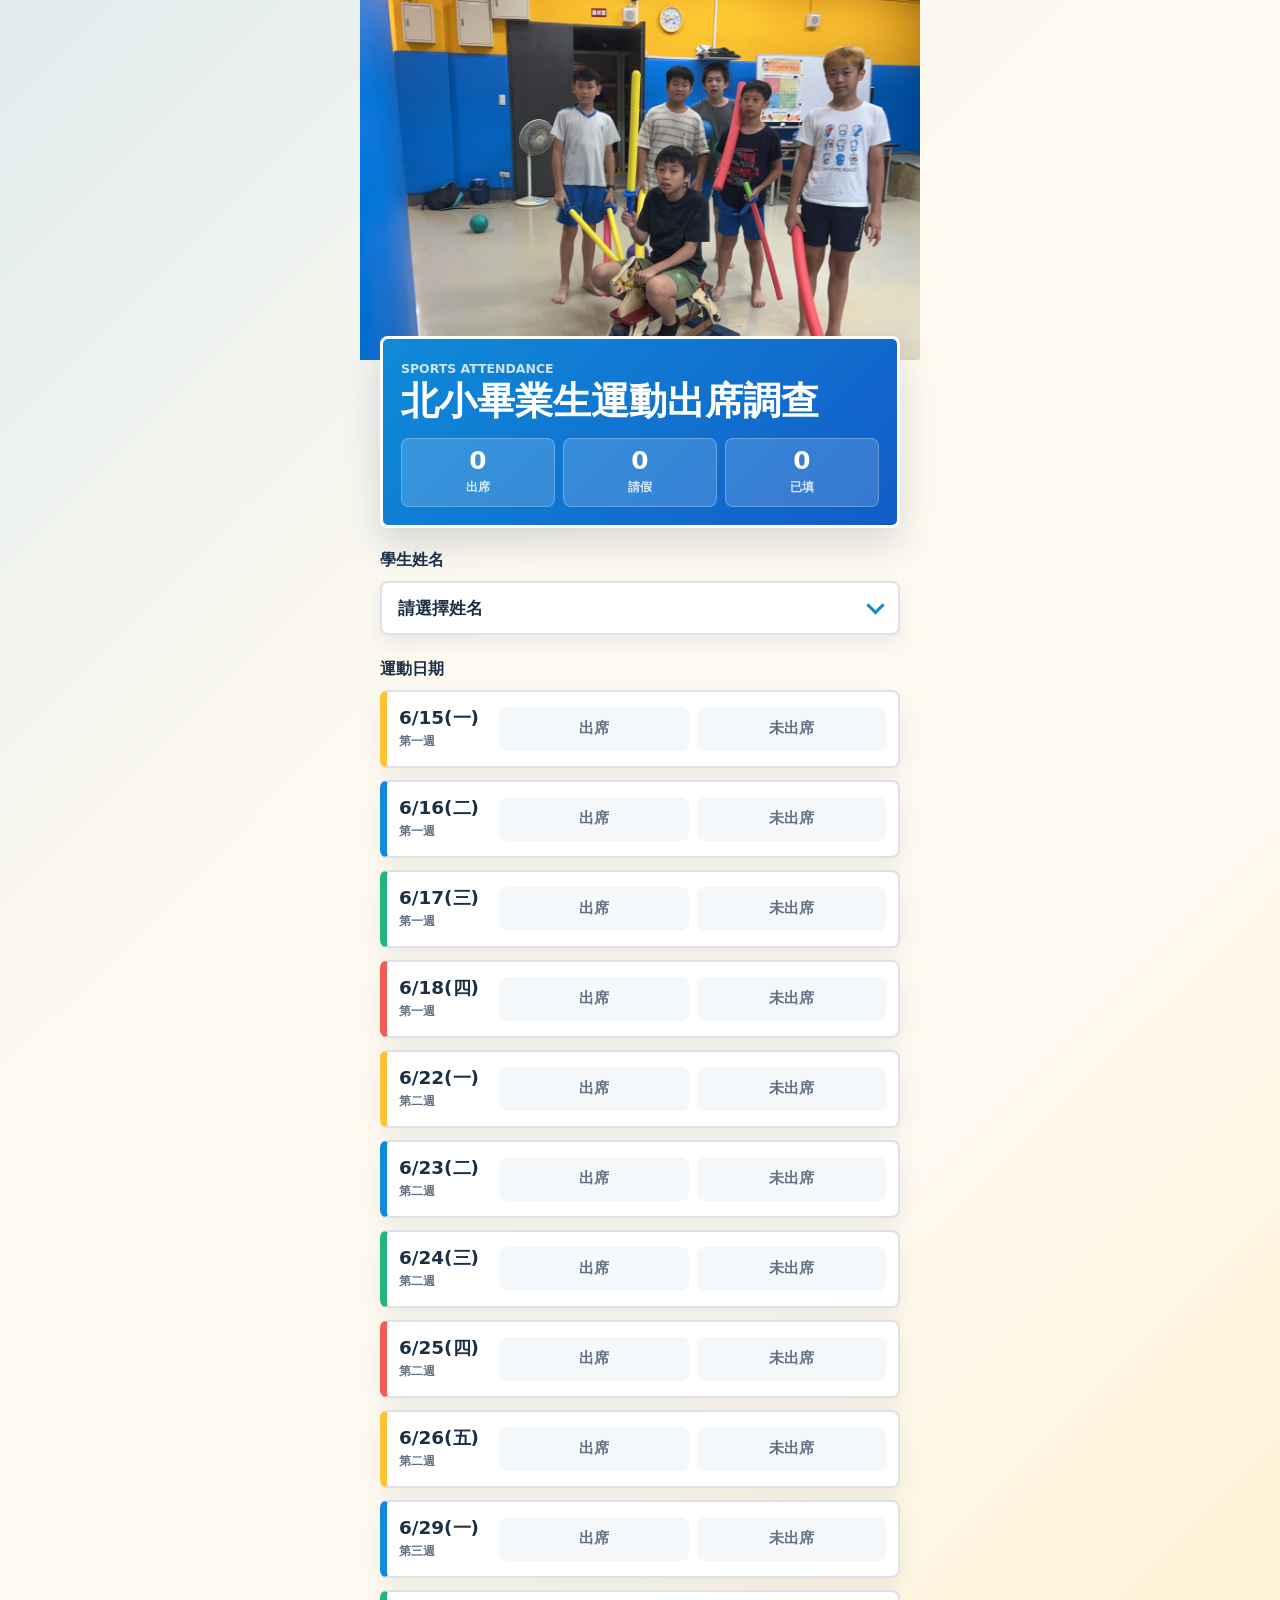
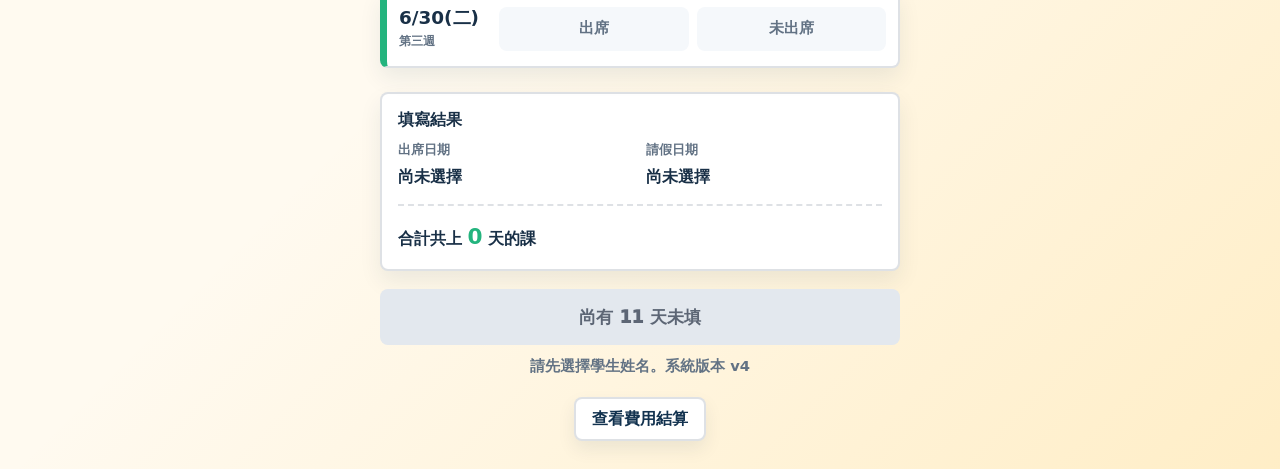
<file: index.html>
<!DOCTYPE html>
<html lang="zh-Hant">
<head>
  <meta charset="UTF-8">
  <meta name="viewport" content="width=device-width, initial-scale=1.0">
  <title>北小畢業生運動出席調查</title>
  <link rel="stylesheet" href="style.css">
</head>
<body>
  <main class="app-shell">
    <section class="hero" aria-label="團體照片">
      <img src="assets/group-photo.jpg" alt="北小畢業生運動團體照片">
    </section>

    <section class="intro">
      <p class="eyebrow">Sports Attendance</p>
      <h1>北小畢業生運動出席調查</h1>
      <div class="score-strip" aria-live="polite">
        <div>
          <span id="presentCount">0</span>
          <small>出席</small>
        </div>
        <div>
          <span id="absentCount">0</span>
          <small>請假</small>
        </div>
        <div>
          <span id="totalCount">0</span>
          <small>已填</small>
        </div>
      </div>
    </section>

    <form id="attendanceForm" class="survey-form">
      <label class="field-label" for="studentName">學生姓名</label>
      <div class="select-wrap">
        <select id="studentName" name="studentName" required>
          <option value="">請選擇姓名</option>
          <option value="序恆">序恆</option>
          <option value="瑞安">瑞安</option>
          <option value="悠時">悠時</option>
          <option value="泓毅">泓毅</option>
          <option value="亦宸">亦宸</option>
          <option value="愷恩">愷恩</option>
        </select>
      </div>

      <section class="date-section" aria-labelledby="dateTitle">
        <h2 id="dateTitle">運動日期</h2>
        <div id="dateList" class="date-list"></div>
      </section>

      <section class="summary" aria-labelledby="summaryTitle">
        <h2 id="summaryTitle">填寫結果</h2>
        <div class="summary-grid">
          <div>
            <h3>出席日期</h3>
            <p id="presentDates">尚未選擇</p>
          </div>
          <div>
            <h3>請假日期</h3>
            <p id="absentDates">尚未選擇</p>
          </div>
        </div>
        <p class="total-line">合計共上 <strong id="classTotal">0</strong> 天的課</p>
      </section>

      <button class="submit-button" type="submit">送出調查</button>
      <p id="formMessage" class="form-message" role="status" aria-live="polite"></p>
      <p class="fee-link-wrap"><a class="fee-link" href="fees.html">查看費用結算</a></p>
    </form>
  </main>

  <script src="script.js?v=4"></script>
</body>
</html>
</file>
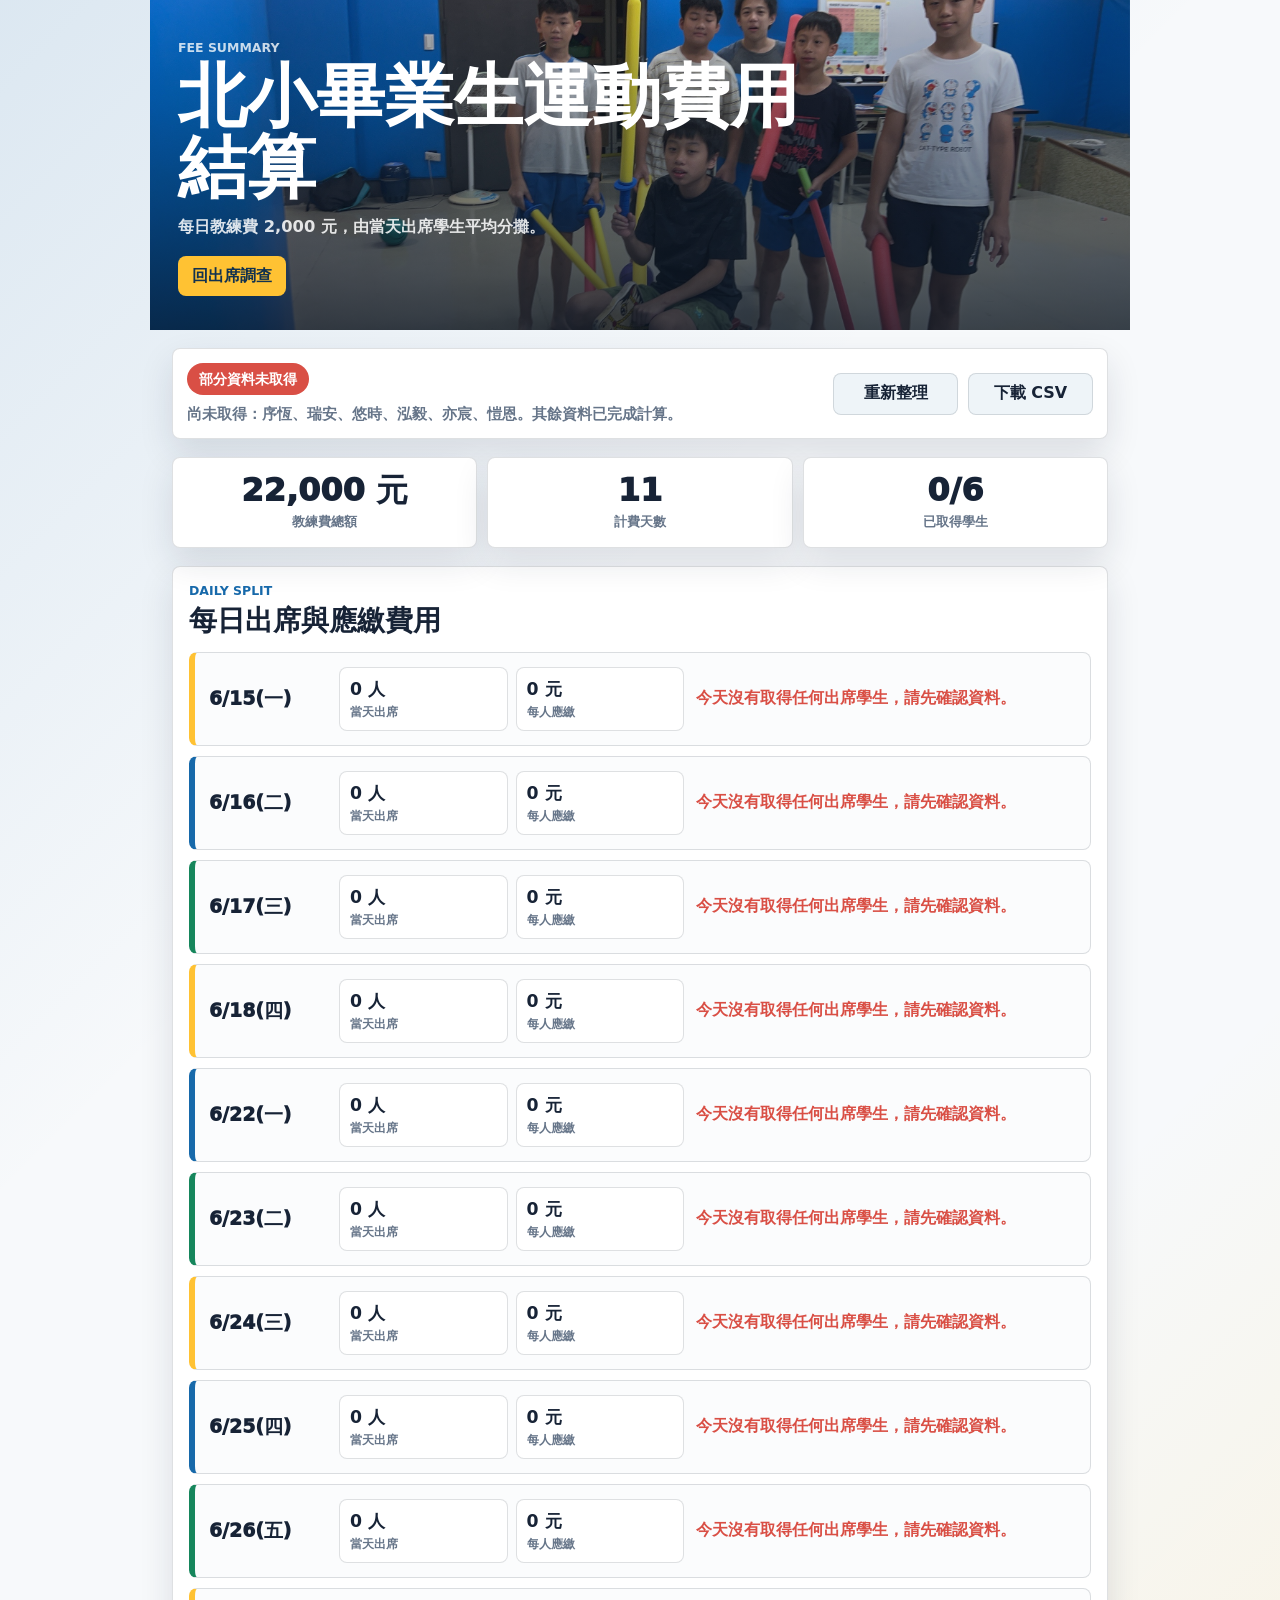
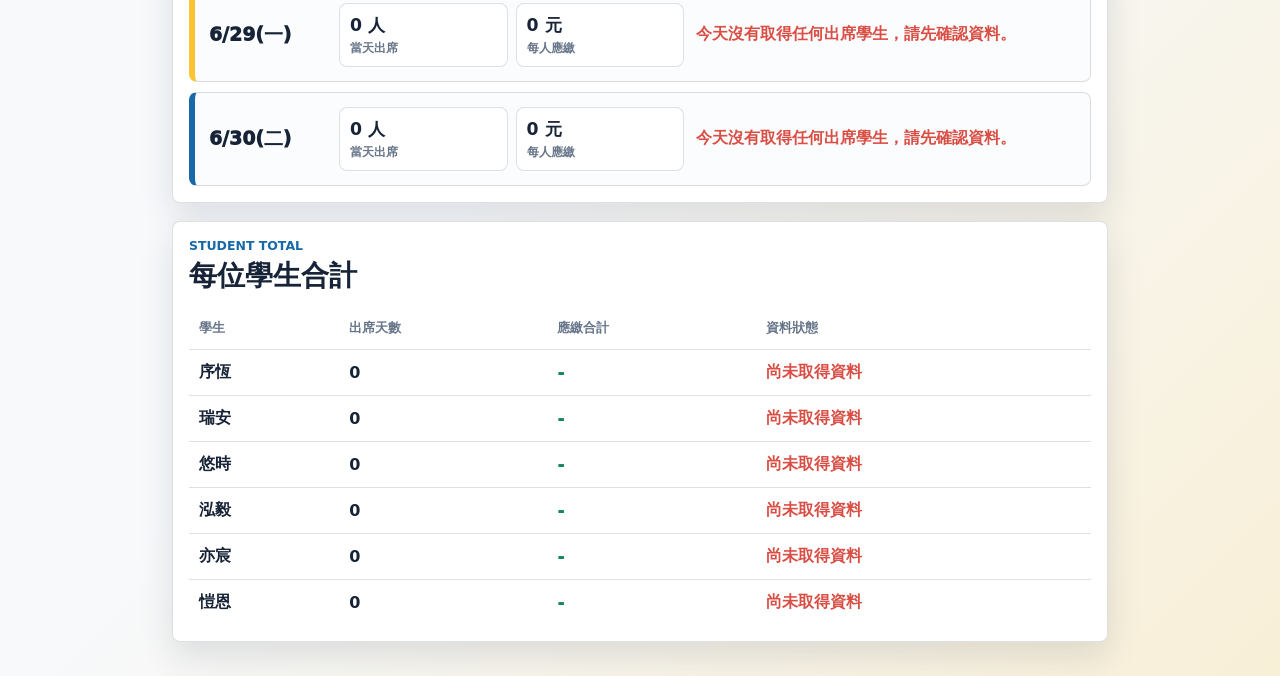
<file: fees.html>
<!DOCTYPE html>
<html lang="zh-Hant">
<head>
  <meta charset="UTF-8">
  <meta name="viewport" content="width=device-width, initial-scale=1.0">
  <title>北小畢業生運動費用結算</title>
  <link rel="stylesheet" href="fees.css">
</head>
<body>
  <main class="fee-app">
    <section class="fee-hero" aria-label="費用結算總覽">
      <img src="assets/group-photo.jpg" alt="北小畢業生運動團體照片">
      <div class="fee-hero-copy">
        <p class="eyebrow">Fee Summary</p>
        <h1>北小畢業生運動費用結算</h1>
        <p>每日教練費 2,000 元，由當天出席學生平均分攤。</p>
        <a class="hero-link" href="index.html">回出席調查</a>
      </div>
    </section>

    <section class="toolbar" aria-label="資料狀態">
      <div>
        <span id="dataStatus" class="status-pill">讀取資料中</span>
        <p id="lastUpdated" class="status-note">正在連線到 Google Sheet...</p>
      </div>
      <div class="toolbar-actions">
        <button id="refreshButton" type="button">重新整理</button>
        <button id="downloadButton" type="button">下載 CSV</button>
      </div>
    </section>

    <section class="stats-grid" aria-label="結算摘要">
      <article>
        <span id="totalCoachFee">0</span>
        <small>教練費總額</small>
      </article>
      <article>
        <span id="settledDays">0</span>
        <small>計費天數</small>
      </article>
      <article>
        <span id="studentCount">0</span>
        <small>已取得學生</small>
      </article>
    </section>

    <section class="panel" aria-labelledby="dailyTitle">
      <div class="section-heading">
        <div>
          <p class="eyebrow">Daily Split</p>
          <h2 id="dailyTitle">每日出席與應繳費用</h2>
        </div>
      </div>
      <div id="dailyList" class="daily-list"></div>
    </section>

    <section class="panel" aria-labelledby="studentTitle">
      <div class="section-heading">
        <div>
          <p class="eyebrow">Student Total</p>
          <h2 id="studentTitle">每位學生合計</h2>
        </div>
      </div>
      <div class="table-wrap">
        <table>
          <thead>
            <tr>
              <th>學生</th>
              <th>出席天數</th>
              <th>應繳合計</th>
              <th>資料狀態</th>
            </tr>
          </thead>
          <tbody id="studentRows"></tbody>
        </table>
      </div>
    </section>
  </main>

  <script src="fees.js?v=1"></script>
</body>
</html>
</file>
<file: style.css>
:root {
  --ink: #193047;
  --muted: #627284;
  --paper: #fffaf0;
  --blue: #0f8bd8;
  --yellow: #ffc233;
  --green: #24b47e;
  --red: #f25c54;
  --line: rgba(25, 48, 71, 0.14);
  --shadow: 0 16px 36px rgba(19, 45, 74, 0.16);
}

* {
  box-sizing: border-box;
}

body {
  margin: 0;
  color: var(--ink);
  font-family: "Noto Sans TC", "PingFang TC", "Microsoft JhengHei", system-ui, sans-serif;
  background:
    linear-gradient(135deg, rgba(15, 139, 216, 0.13), transparent 34%),
    linear-gradient(315deg, rgba(255, 194, 51, 0.22), transparent 38%),
    var(--paper);
}

button,
select {
  font: inherit;
}

.app-shell {
  width: min(100%, 560px);
  min-height: 100vh;
  margin: 0 auto;
  padding: 0 16px 28px;
}

.hero {
  margin: 0 -16px;
  background: var(--blue);
}

.hero img {
  display: block;
  width: 100%;
  height: clamp(220px, 58vw, 360px);
  object-fit: cover;
  object-position: center;
}

.intro {
  position: relative;
  margin-top: -24px;
  padding: 22px 18px 18px;
  color: #fff;
  background: linear-gradient(135deg, #0f8bd8 0%, #125cc8 100%);
  border: 3px solid #fff;
  border-radius: 8px;
  box-shadow: var(--shadow);
}

.eyebrow {
  margin: 0 0 4px;
  color: rgba(255, 255, 255, 0.78);
  font-size: 0.78rem;
  font-weight: 800;
  letter-spacing: 0;
  text-transform: uppercase;
}

h1,
h2,
h3,
p {
  margin-top: 0;
}

h1 {
  margin-bottom: 16px;
  font-size: clamp(1.7rem, 9vw, 2.35rem);
  line-height: 1.12;
  letter-spacing: 0;
}

.score-strip {
  display: grid;
  grid-template-columns: repeat(3, 1fr);
  gap: 8px;
}

.score-strip div {
  min-width: 0;
  padding: 10px 8px;
  text-align: center;
  background: rgba(255, 255, 255, 0.16);
  border: 1px solid rgba(255, 255, 255, 0.25);
  border-radius: 8px;
}

.score-strip span {
  display: block;
  font-size: 1.55rem;
  font-weight: 900;
  line-height: 1;
}

.score-strip small {
  display: block;
  margin-top: 5px;
  color: rgba(255, 255, 255, 0.82);
  font-size: 0.76rem;
  font-weight: 700;
}

.survey-form {
  padding-top: 22px;
}

.field-label,
.date-section h2,
.summary h2 {
  display: block;
  margin-bottom: 10px;
  font-size: 1rem;
  font-weight: 900;
}

.select-wrap {
  position: relative;
}

.select-wrap::after {
  content: "";
  position: absolute;
  top: 50%;
  right: 18px;
  width: 10px;
  height: 10px;
  border-right: 3px solid var(--blue);
  border-bottom: 3px solid var(--blue);
  pointer-events: none;
  transform: translateY(-70%) rotate(45deg);
}

select {
  width: 100%;
  min-height: 54px;
  padding: 0 48px 0 16px;
  color: var(--ink);
  font-size: 1.05rem;
  font-weight: 800;
  background: #fff;
  border: 2px solid var(--line);
  border-radius: 8px;
  box-shadow: 0 8px 18px rgba(19, 45, 74, 0.08);
  appearance: none;
}

.date-section,
.summary {
  margin-top: 24px;
}

.date-list {
  display: grid;
  gap: 12px;
}

.date-card {
  display: grid;
  grid-template-columns: 88px 1fr;
  align-items: center;
  gap: 12px;
  min-height: 78px;
  padding: 12px;
  background: #fff;
  border: 2px solid var(--line);
  border-left: 7px solid var(--yellow);
  border-radius: 8px;
  box-shadow: 0 10px 22px rgba(19, 45, 74, 0.08);
}

.date-card:nth-child(4n + 2) {
  border-left-color: var(--blue);
}

.date-card:nth-child(4n + 3) {
  border-left-color: var(--green);
}

.date-card:nth-child(4n + 4) {
  border-left-color: var(--red);
}

.date-card.is-missing {
  border-color: rgba(242, 92, 84, 0.85);
  border-left-color: var(--red);
  background: #fff5f3;
  box-shadow: 0 0 0 4px rgba(242, 92, 84, 0.13), 0 12px 24px rgba(19, 45, 74, 0.12);
}

.date-label {
  min-width: 0;
}

.date-label strong {
  display: block;
  font-size: 1.15rem;
  line-height: 1.1;
}

.date-label span {
  display: block;
  margin-top: 4px;
  color: var(--muted);
  font-size: 0.78rem;
  font-weight: 800;
}

.choice-group {
  display: grid;
  grid-template-columns: repeat(2, minmax(0, 1fr));
  gap: 8px;
}

.choice-group input {
  position: absolute;
  opacity: 0;
  pointer-events: none;
}

.choice-pill {
  display: grid;
  place-items: center;
  min-height: 44px;
  padding: 8px 6px;
  color: var(--muted);
  font-size: 0.95rem;
  font-weight: 900;
  text-align: center;
  background: #f5f8fb;
  border: 2px solid transparent;
  border-radius: 8px;
  transition: transform 160ms ease, border-color 160ms ease, background 160ms ease, color 160ms ease;
}

.choice-group input:checked + .choice-pill {
  color: #fff;
  transform: translateY(-1px);
}

.choice-group input[value="present"]:checked + .choice-pill {
  background: var(--green);
  border-color: #16865c;
}

.choice-group input[value="absent"]:checked + .choice-pill {
  background: var(--red);
  border-color: #c53e38;
}

.survey-form.is-reviewing .date-card {
  background: #fbfcfd;
}

.survey-form.is-reviewing .choice-pill,
.choice-group input:disabled + .choice-pill {
  cursor: default;
}

.survey-form.is-reviewing .choice-group input:not(:checked) + .choice-pill {
  color: rgba(98, 114, 132, 0.7);
  background: #eef2f6;
}

.summary {
  padding: 16px;
  background: #fff;
  border: 2px solid var(--line);
  border-radius: 8px;
  box-shadow: 0 10px 22px rgba(19, 45, 74, 0.08);
}

.summary-grid {
  display: grid;
  gap: 12px;
}

.summary h3 {
  margin-bottom: 6px;
  color: var(--muted);
  font-size: 0.84rem;
}

.summary p {
  margin-bottom: 0;
  font-weight: 800;
  line-height: 1.55;
}

.total-line {
  margin-top: 14px;
  padding-top: 14px;
  border-top: 2px dashed var(--line);
}

.total-line strong {
  color: var(--green);
  font-size: 1.35rem;
}

.submit-button {
  width: 100%;
  min-height: 56px;
  margin-top: 18px;
  color: #172336;
  font-size: 1.08rem;
  font-weight: 950;
  background: var(--yellow);
  border: 0;
  border-radius: 8px;
  box-shadow: 0 12px 22px rgba(255, 165, 0, 0.28);
  cursor: pointer;
}

.submit-button:active {
  transform: translateY(1px);
}

.submit-button.is-incomplete {
  color: rgba(23, 35, 54, 0.66);
  background: #e3e8ee;
  box-shadow: none;
}

.submit-button[disabled] {
  color: rgba(23, 35, 54, 0.55);
  background: #e3e8ee;
  cursor: not-allowed;
  box-shadow: none;
}

.form-message {
  min-height: 24px;
  margin: 12px 0 0;
  color: var(--muted);
  font-size: 0.92rem;
  font-weight: 800;
  text-align: center;
}

.form-message.success {
  color: var(--green);
}

.form-message.error {
  color: var(--red);
}

.fee-link-wrap {
  margin: 16px 0 0;
  text-align: center;
}

.fee-link {
  display: inline-flex;
  align-items: center;
  justify-content: center;
  min-height: 44px;
  padding: 0 16px;
  color: #12324f;
  font-weight: 950;
  text-decoration: none;
  background: #fff;
  border: 2px solid var(--line);
  border-radius: 8px;
  box-shadow: 0 8px 18px rgba(19, 45, 74, 0.08);
}

@media (min-width: 520px) {
  .app-shell {
    padding-inline: 20px;
  }

  .hero {
    margin-inline: -20px;
  }

  .summary-grid {
    grid-template-columns: 1fr 1fr;
  }
}
</file>
<file: fees.css>
:root {
  --ink: #172336;
  --muted: #667589;
  --paper: #f7f9fb;
  --surface: #ffffff;
  --blue: #1769aa;
  --green: #16865c;
  --yellow: #ffc233;
  --red: #d94f45;
  --line: rgba(23, 35, 54, 0.14);
  --shadow: 0 14px 34px rgba(23, 35, 54, 0.12);
}

* {
  box-sizing: border-box;
}

body {
  margin: 0;
  color: var(--ink);
  font-family: "Noto Sans TC", "PingFang TC", "Microsoft JhengHei", system-ui, sans-serif;
  background:
    linear-gradient(135deg, rgba(23, 105, 170, 0.12), transparent 34%),
    linear-gradient(315deg, rgba(255, 194, 51, 0.18), transparent 36%),
    var(--paper);
}

button {
  font: inherit;
}

.fee-app {
  width: min(100%, 980px);
  min-height: 100vh;
  margin: 0 auto;
  padding: 0 16px 34px;
}

.fee-hero {
  position: relative;
  min-height: 330px;
  margin: 0 -16px;
  display: grid;
  align-items: end;
  overflow: hidden;
  background: #0f416b;
}

.fee-hero img {
  position: absolute;
  inset: 0;
  width: 100%;
  height: 100%;
  object-fit: cover;
}

.fee-hero::after {
  content: "";
  position: absolute;
  inset: 0;
  background: linear-gradient(180deg, rgba(10, 21, 35, 0.15), rgba(10, 21, 35, 0.78));
}

.fee-hero-copy {
  position: relative;
  z-index: 1;
  width: min(720px, 100%);
  padding: 28px 18px 34px;
  color: #fff;
}

.eyebrow {
  margin: 0 0 6px;
  color: rgba(255, 255, 255, 0.78);
  font-size: 0.78rem;
  font-weight: 900;
  letter-spacing: 0;
  text-transform: uppercase;
}

h1,
h2,
p {
  margin-top: 0;
}

h1 {
  margin-bottom: 10px;
  font-size: clamp(2rem, 8vw, 4.3rem);
  line-height: 1.04;
  letter-spacing: 0;
}

h2 {
  margin-bottom: 0;
  font-size: clamp(1.25rem, 4vw, 1.75rem);
  line-height: 1.2;
  letter-spacing: 0;
}

.fee-hero-copy > p:not(.eyebrow) {
  max-width: 34rem;
  margin-bottom: 0;
  color: rgba(255, 255, 255, 0.86);
  font-size: 1.02rem;
  font-weight: 750;
  line-height: 1.6;
}

.hero-link {
  display: inline-flex;
  align-items: center;
  min-height: 40px;
  margin-top: 16px;
  padding: 0 14px;
  color: #12324f;
  font-weight: 900;
  text-decoration: none;
  background: var(--yellow);
  border-radius: 8px;
}

.toolbar,
.stats-grid,
.panel {
  margin-top: 18px;
}

.toolbar {
  display: grid;
  gap: 14px;
  align-items: center;
  padding: 14px;
  background: var(--surface);
  border: 1px solid var(--line);
  border-radius: 8px;
  box-shadow: var(--shadow);
}

.status-pill {
  display: inline-flex;
  align-items: center;
  min-height: 32px;
  padding: 0 12px;
  color: #fff;
  font-size: 0.9rem;
  font-weight: 900;
  background: var(--blue);
  border-radius: 999px;
}

.status-pill.is-error {
  background: var(--red);
}

.status-pill.is-ready {
  background: var(--green);
}

.status-note {
  margin: 8px 0 0;
  color: var(--muted);
  font-size: 0.92rem;
  font-weight: 700;
  line-height: 1.45;
}

.toolbar-actions {
  display: grid;
  grid-template-columns: repeat(2, minmax(0, 1fr));
  gap: 10px;
}

.toolbar button {
  min-height: 42px;
  padding: 0 12px;
  color: var(--ink);
  font-weight: 900;
  background: #eef4f8;
  border: 1px solid var(--line);
  border-radius: 8px;
  cursor: pointer;
}

.toolbar button:hover {
  border-color: rgba(23, 105, 170, 0.45);
}

.stats-grid {
  display: grid;
  grid-template-columns: repeat(3, minmax(0, 1fr));
  gap: 10px;
}

.stats-grid article {
  min-width: 0;
  padding: 16px 12px;
  text-align: center;
  background: var(--surface);
  border: 1px solid var(--line);
  border-radius: 8px;
  box-shadow: var(--shadow);
}

.stats-grid span {
  display: block;
  font-size: clamp(1.35rem, 5vw, 2rem);
  font-weight: 950;
  line-height: 1;
}

.stats-grid small {
  display: block;
  margin-top: 7px;
  color: var(--muted);
  font-size: 0.82rem;
  font-weight: 850;
}

.panel {
  padding: 16px;
  background: var(--surface);
  border: 1px solid var(--line);
  border-radius: 8px;
  box-shadow: var(--shadow);
}

.section-heading {
  display: flex;
  align-items: end;
  justify-content: space-between;
  gap: 12px;
  margin-bottom: 14px;
}

.section-heading .eyebrow {
  color: var(--blue);
}

.daily-list {
  display: grid;
  gap: 10px;
}

.day-card {
  display: grid;
  gap: 12px;
  padding: 14px;
  background: #fbfcfd;
  border: 1px solid var(--line);
  border-left: 6px solid var(--yellow);
  border-radius: 8px;
}

.day-card:nth-child(3n + 2) {
  border-left-color: var(--blue);
}

.day-card:nth-child(3n + 3) {
  border-left-color: var(--green);
}

.day-head {
  display: grid;
  grid-template-columns: minmax(86px, 120px) 1fr;
  gap: 10px;
  align-items: center;
}

.day-date {
  font-size: 1.18rem;
  font-weight: 950;
}

.day-metrics {
  display: grid;
  grid-template-columns: repeat(2, minmax(0, 1fr));
  gap: 8px;
}

.metric {
  min-width: 0;
  padding: 9px 10px;
  background: #fff;
  border: 1px solid var(--line);
  border-radius: 8px;
}

.metric strong {
  display: block;
  font-size: 1.08rem;
}

.metric span {
  display: block;
  margin-top: 3px;
  color: var(--muted);
  font-size: 0.78rem;
  font-weight: 800;
}

.name-list {
  display: flex;
  flex-wrap: wrap;
  gap: 8px;
}

.name-chip {
  display: inline-flex;
  align-items: center;
  min-height: 34px;
  padding: 0 11px;
  color: #12324f;
  font-weight: 900;
  background: #e9f4fb;
  border: 1px solid rgba(23, 105, 170, 0.2);
  border-radius: 999px;
}

.empty-note {
  margin: 0;
  color: var(--red);
  font-weight: 850;
}

.table-wrap {
  overflow-x: auto;
}

table {
  width: 100%;
  min-width: 620px;
  border-collapse: collapse;
}

th,
td {
  padding: 12px 10px;
  text-align: left;
  border-bottom: 1px solid var(--line);
}

th {
  color: var(--muted);
  font-size: 0.82rem;
  font-weight: 900;
}

td {
  font-weight: 800;
}

tbody tr:last-child td {
  border-bottom: 0;
}

.money {
  color: var(--green);
  font-weight: 950;
}

.warning {
  color: var(--red);
}

@media (min-width: 720px) {
  .fee-app {
    padding-inline: 22px;
  }

  .fee-hero {
    margin-inline: -22px;
  }

  .fee-hero-copy {
    padding-inline: 28px;
  }

  .toolbar {
    grid-template-columns: 1fr auto;
  }

  .toolbar-actions {
    width: 260px;
  }

  .day-card {
    grid-template-columns: 1.25fr 1fr;
    align-items: center;
  }
}

@media (max-width: 520px) {
  .stats-grid {
    grid-template-columns: 1fr;
  }

  .day-head {
    grid-template-columns: 1fr;
  }
}
</file>
